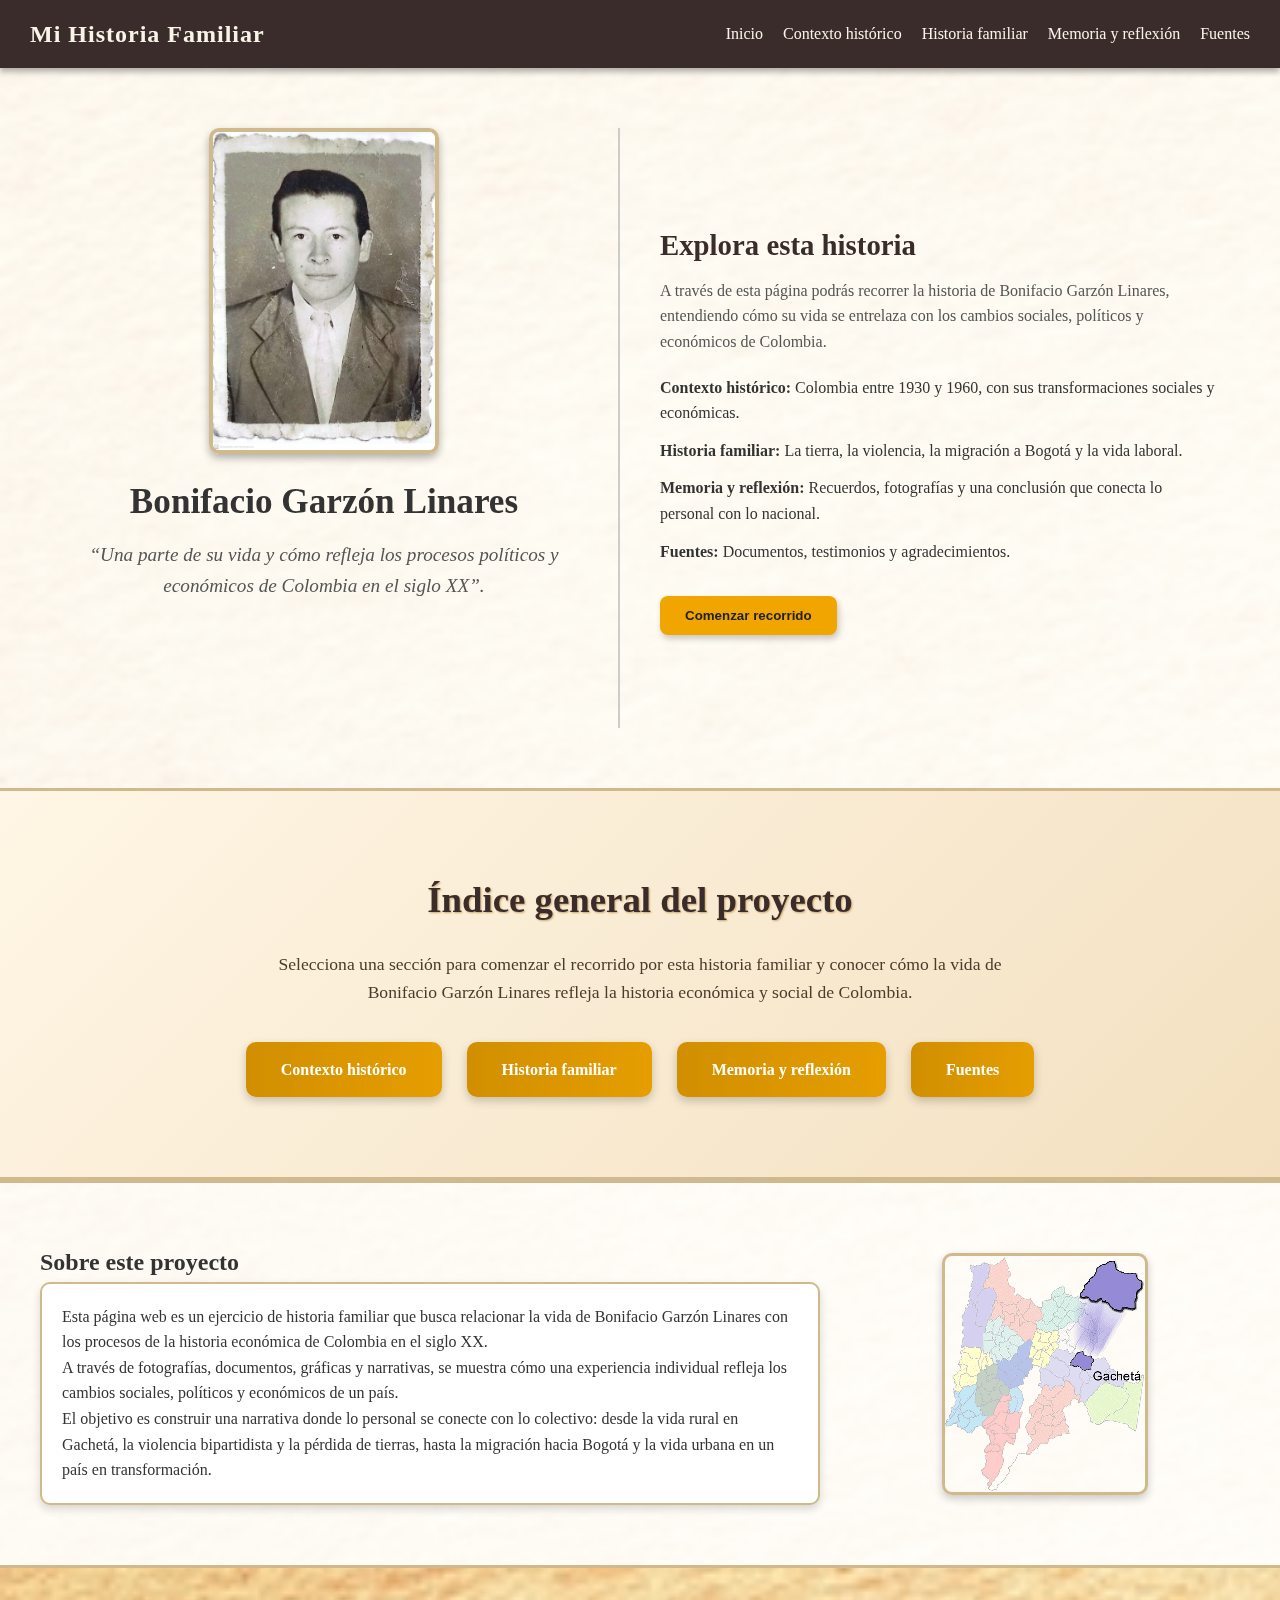
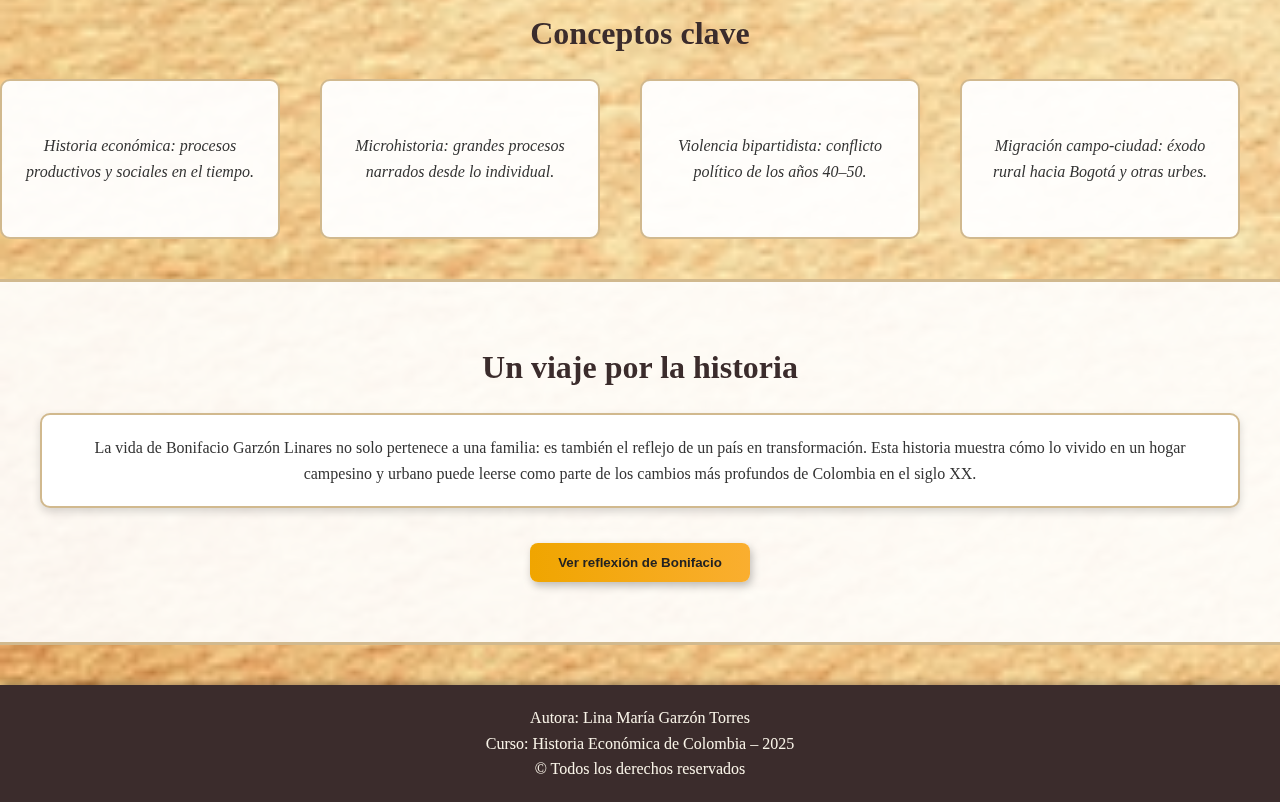
<file: Proyecto-HistoriaFamiliar/index.html>
<!DOCTYPE html>
<html lang="es">
  <head>
    <meta charset="UTF-8" />
    <meta name="viewport" content="width=device-width, initial-scale=1.0" />
    <title>Historia Familiar - Bonifacio Garzón Linares</title>
    <link rel="stylesheet" href="css/index.css" />
    <script defer src="js/memoria.js"></script>
  </head>
  <body>
    <!-- Barra de navegación -->
    <header>
      <nav class="navbar">
        <div class="logo">Mi Historia Familiar</div>
        <ul class="nav-links">
          <li><a href="index.html">Inicio</a></li>
          <li><a href="contexto.html">Contexto histórico</a></li>
          <li><a href="historia.html">Historia familiar</a></li>
          <li><a href="memoria.html">Memoria y reflexión</a></li>
          <li><a href="fuentes.html">Fuentes</a></li>
        </ul>
      </nav>
    </header>

    <!-- Hero dividido en dos columnas -->
    <section class="hero">
      <div class="hero-left">
        <img src="img/abuelo.jpg" alt="Foto de mi abuelo" class="foto-abuelo" />
        <h1>Bonifacio Garzón Linares</h1>
        <p class="frase">
          “Una parte de su vida y cómo refleja los procesos políticos y económicos de Colombia en el
          siglo XX”.
        </p>
      </div>
      <div class="hero-right">
        <h2>Explora esta historia</h2>
        <p>
          A través de esta página podrás recorrer la historia de Bonifacio Garzón Linares,
          entendiendo cómo su vida se entrelaza con los cambios sociales, políticos y económicos de
          Colombia.
        </p>
        <ul class="indice">
          <li>
            <strong>Contexto histórico:</strong>
            Colombia entre 1930 y 1960, con sus transformaciones sociales y económicas.
          </li>
          <li>
            <strong>Historia familiar:</strong>
            La tierra, la violencia, la migración a Bogotá y la vida laboral.
          </li>
          <li>
            <strong>Memoria y reflexión:</strong>
            Recuerdos, fotografías y una conclusión que conecta lo personal con lo nacional.
          </li>
          <li>
            <strong>Fuentes:</strong>
            Documentos, testimonios y agradecimientos.
          </li>
        </ul>
        <button class="btn" id="btnRecorrido" type="button">Comenzar recorrido</button>
      </div>
    </section>

    <!-- ÍNDICE GENERAL -->
    <section class="indice-general" id="indice-general">
      <h2>Índice general del proyecto</h2>
      <p>
        Selecciona una sección para comenzar el recorrido por esta historia familiar y conocer cómo
        la vida de Bonifacio Garzón Linares refleja la historia económica y social de Colombia.
      </p>
      <div class="indice-grid">
        <a href="contexto.html" class="indice-item">Contexto histórico</a>
        <a href="historia.html" class="indice-item">Historia familiar</a>
        <a href="memoria.html" class="indice-item">Memoria y reflexión</a>
        <a href="fuentes.html" class="indice-item">Fuentes</a>
      </div>
    </section>

    <!-- SOBRE ESTE PROYECTO -->
    <section class="contexto-inicial" id="sobre-proyecto">
      <div class="contexto-contenido">
        <div class="texto">
          <h2>Sobre este proyecto</h2>
          <div class="cuadro">
            <p>
              Esta página web es un ejercicio de historia familiar que busca relacionar la vida de
              Bonifacio Garzón Linares con los procesos de la historia económica de Colombia en el
              siglo XX.
            </p>
            <p>
              A través de fotografías, documentos, gráficas y narrativas, se muestra cómo una
              experiencia individual refleja los cambios sociales, políticos y económicos de un
              país.
            </p>
            <p>
              El objetivo es construir una narrativa donde lo personal se conecte con lo colectivo:
              desde la vida rural en Gachetá, la violencia bipartidista y la pérdida de tierras,
              hasta la migración hacia Bogotá y la vida urbana en un país en transformación.
            </p>
          </div>
        </div>
        <div class="imagen">
          <img src="img/Gachetá.jpg" alt="Imagen del pueblo de Gachetá" />
        </div>
      </div>
    </section>

    <!-- CONCEPTOS CLAVE -->
    <section class="definiciones" id="conceptos">
      <h2>Conceptos clave</h2>
      <div class="carrusel">
        <div class="slide">Historia económica: procesos productivos y sociales en el tiempo.</div>
        <div class="slide">Microhistoria: grandes procesos narrados desde lo individual.</div>
        <div class="slide">Violencia bipartidista: conflicto político de los años 40–50.</div>
        <div class="slide">Migración campo-ciudad: éxodo rural hacia Bogotá y otras urbes.</div>
        <div class="slide">Urbanización: crecimiento acelerado de las ciudades en Colombia.</div>
        <div class="slide">Memoria colectiva: recuerdos familiares que explican la nación.</div>
        <div class="slide">Trabajo informal: sustento en ciudades sin regulación laboral.</div>
        <div class="slide">Tierra y propiedad: base económica y social en disputa.</div>
      </div>
    </section>

    <!-- UN VIAJE POR LA HISTORIA -->
    <section class="cierre-inicio" id="viaje">
      <h2>Un viaje por la historia</h2>
      <div class="cuadro">
        <p>
          La vida de Bonifacio Garzón Linares no solo pertenece a una familia: es también el reflejo
          de un país en transformación. Esta historia muestra cómo lo vivido en un hogar campesino y
          urbano puede leerse como parte de los cambios más profundos de Colombia en el siglo XX.
        </p>
      </div>
      <button class="btn-revelar" id="mostrarFrase">Ver reflexión de Bonifacio</button>
      <blockquote id="fraseBonifacio" class="oculto">
        “El pasado familiar no solo explica quiénes somos, sino también de dónde venimos como
        sociedad.”
      </blockquote>
    </section>

    <!-- Footer -->
    <footer>
      <p>Autora: Lina María Garzón Torres</p>
      <p>Curso: Historia Económica de Colombia – 2025</p>
      <p>© Todos los derechos reservados</p>
    </footer>
  </body>
</html>
</file>
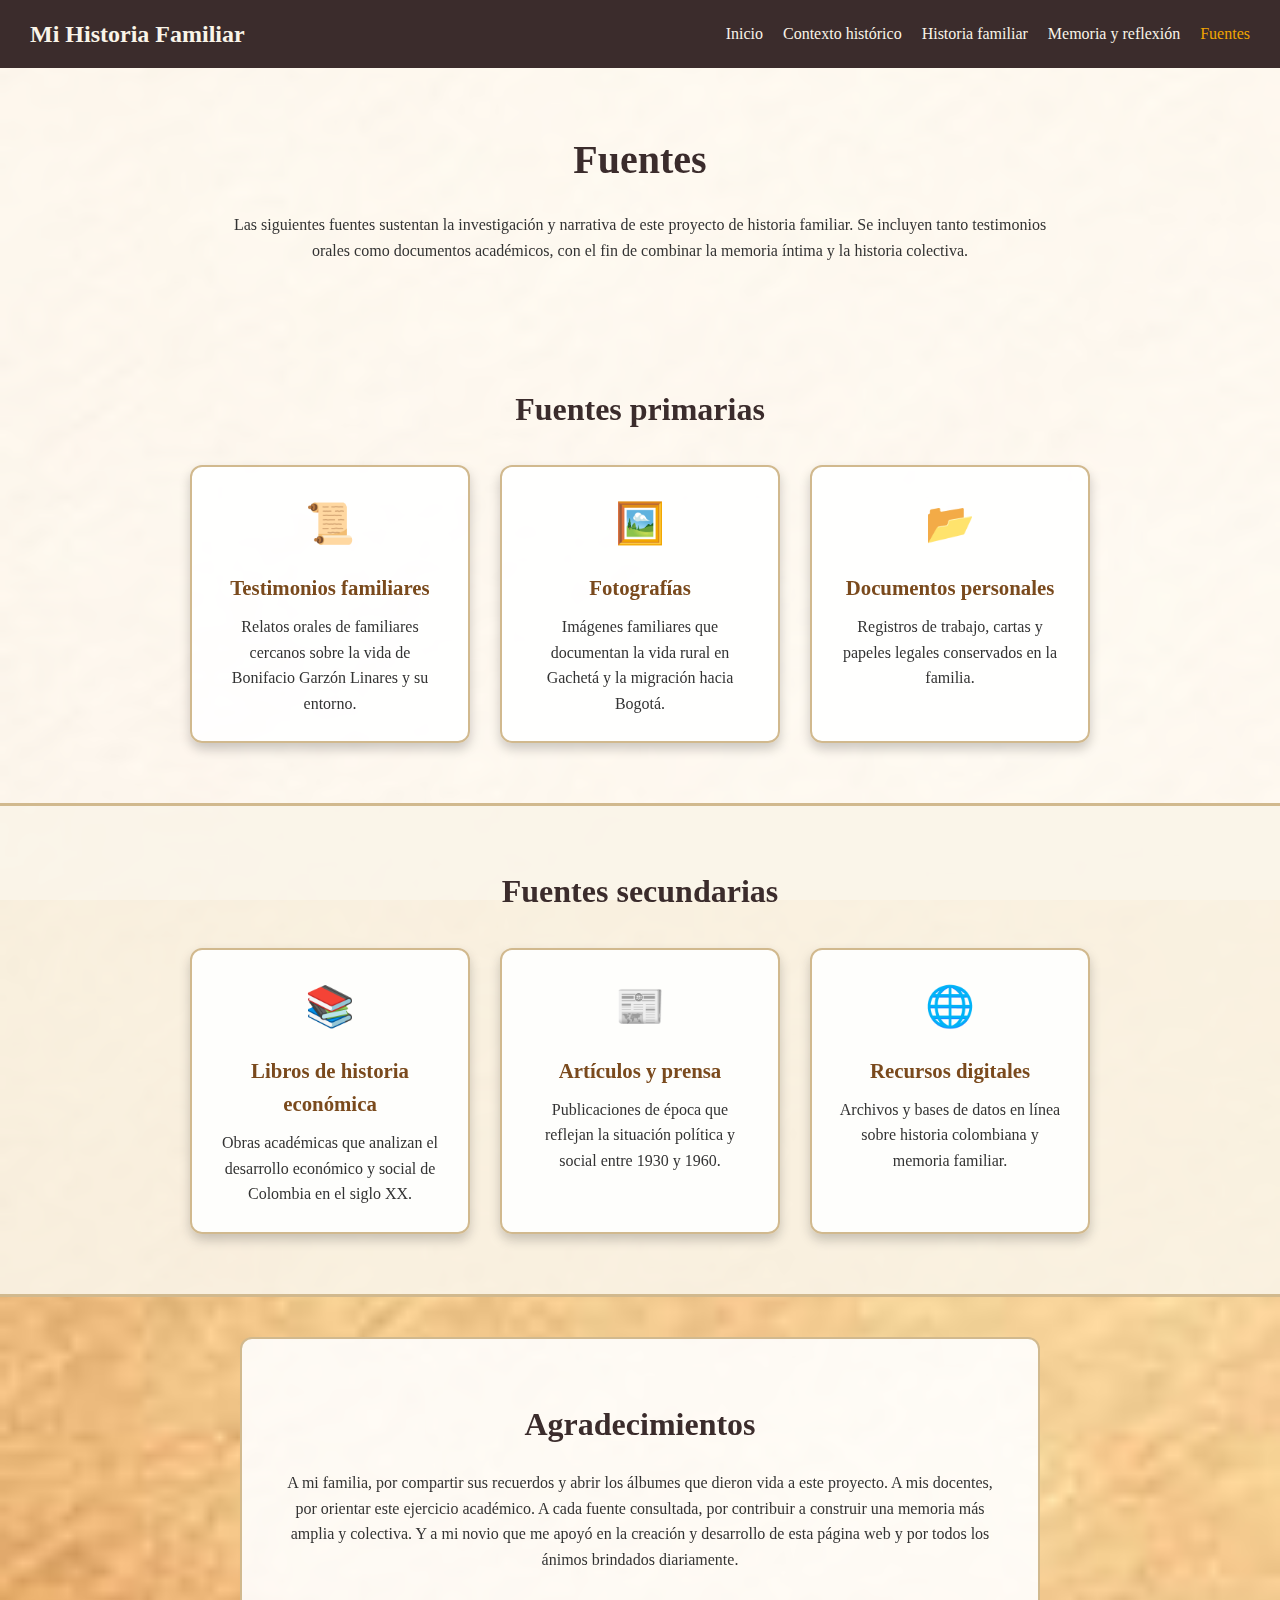
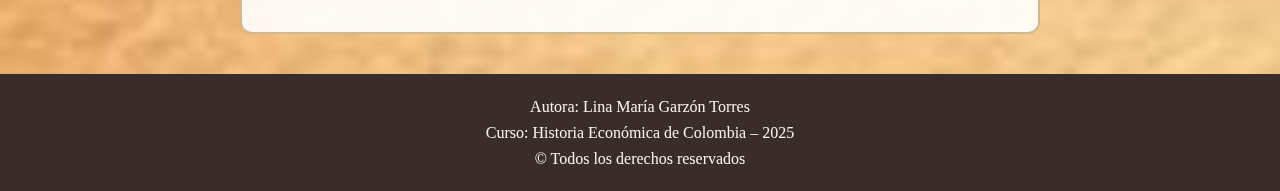
<file: Proyecto-HistoriaFamiliar/fuentes.html>
<!DOCTYPE html>
<html lang="es">
  <head>
    <meta charset="UTF-8" />
    <meta name="viewport" content="width=device-width, initial-scale=1.0" />
    <title>Fuentes - Historia Familiar</title>
    <link rel="stylesheet" href="css/fuentes.css" />
  </head>
  <body>
    <!-- Barra de navegación -->
    <header>
      <nav class="navbar">
        <div class="logo">Mi Historia Familiar</div>
        <ul class="nav-links">
          <li><a href="index.html">Inicio</a></li>
          <li><a href="contexto.html">Contexto histórico</a></li>
          <li><a href="historia.html">Historia familiar</a></li>
          <li><a href="memoria.html">Memoria y reflexión</a></li>
          <li><a href="fuentes.html" class="active">Fuentes</a></li>
        </ul>
      </nav>
    </header>

    <!-- Introducción -->
    <section class="intro">
      <h1>Fuentes</h1>
      <p>
        Las siguientes fuentes sustentan la investigación y narrativa de este proyecto de historia
        familiar. Se incluyen tanto testimonios orales como documentos académicos, con el fin de
        combinar la memoria íntima y la historia colectiva.
      </p>
    </section>

    <!-- Fuentes primarias -->
    <section class="fuentes">
      <h2>Fuentes primarias</h2>
      <div class="cards">
        <div class="card">
          <div class="icon">📜</div>
          <h3>Testimonios familiares</h3>
          <p>
            Relatos orales de familiares cercanos sobre la vida de Bonifacio Garzón Linares y su
            entorno.
          </p>
        </div>
        <div class="card">
          <div class="icon">🖼️</div>
          <h3>Fotografías</h3>
          <p>
            Imágenes familiares que documentan la vida rural en Gachetá y la migración hacia Bogotá.
          </p>
        </div>
        <div class="card">
          <div class="icon">📂</div>
          <h3>Documentos personales</h3>
          <p>Registros de trabajo, cartas y papeles legales conservados en la familia.</p>
        </div>
      </div>
    </section>

    <!-- Fuentes secundarias -->
    <section class="fuentes alt">
      <h2>Fuentes secundarias</h2>
      <div class="cards">
        <div class="card">
          <div class="icon">📚</div>
          <h3>Libros de historia económica</h3>
          <p>
            Obras académicas que analizan el desarrollo económico y social de Colombia en el siglo
            XX.
          </p>
        </div>
        <div class="card">
          <div class="icon">📰</div>
          <h3>Artículos y prensa</h3>
          <p>
            Publicaciones de época que reflejan la situación política y social entre 1930 y 1960.
          </p>
        </div>
        <div class="card">
          <div class="icon">🌐</div>
          <h3>Recursos digitales</h3>
          <p>Archivos y bases de datos en línea sobre historia colombiana y memoria familiar.</p>
        </div>
      </div>
    </section>

    <!-- Agradecimientos -->
    <section class="agradecimientos">
      <h2>Agradecimientos</h2>
      <p>
        A mi familia, por compartir sus recuerdos y abrir los álbumes que dieron vida a este
        proyecto. A mis docentes, por orientar este ejercicio académico. A cada fuente consultada,
        por contribuir a construir una memoria más amplia y colectiva. Y a mi novio que me apoyó en
        la creación y desarrollo de esta página web y por todos los ánimos brindados diariamente.
      </p>
    </section>

    <!-- Footer -->
    <footer>
      <p>Autora: Lina María Garzón Torres</p>
      <p>Curso: Historia Económica de Colombia – 2025</p>
      <p>© Todos los derechos reservados</p>
    </footer>
  </body>
</html>
</file>
<file: Proyecto-HistoriaFamiliar/css/index.css>
/* ===== Reset ===== */
* {
  margin: 0;
  padding: 0;
  box-sizing: border-box;
}

/* ===== BODY ===== */
body {
  font-family: Georgia, serif;
  line-height: 1.6;
  color: #333;
  background: url('../img/fondo.jpg') repeat;
  background-size: cover;
  position: relative;
}

/* Capa clara para no opacar texto */
body::before {
  content: '';
  position: fixed;
  top: 0;
  left: 0;
  width: 100%;
  height: 100%;
  background: rgba(255, 255, 255, 0.85);
  z-index: -1;
}

/* ===== NAVBAR ===== */
header {
  background-color: #3b2c2c;
  padding: 15px 30px;
  position: sticky;
  top: 0;
  z-index: 1000;
  box-shadow: 0 4px 6px rgba(0, 0, 0, 0.3);
}

.navbar {
  display: flex;
  justify-content: space-between;
  align-items: center;
}

.logo {
  color: #f9f4e8;
  font-size: 1.5rem;
  font-weight: bold;
  letter-spacing: 1px;
}

.nav-links {
  list-style: none;
  display: flex;
  gap: 20px;
}

.nav-links a {
  text-decoration: none;
  color: #f9f4e8;
  font-weight: 500;
  transition: all 0.3s ease;
  position: relative;
}

.nav-links a::after {
  content: '';
  position: absolute;
  width: 0;
  height: 2px;
  bottom: -3px;
  left: 0;
  background-color: #f0a500;
  transition: width 0.3s ease;
}

.nav-links a:hover::after {
  width: 100%;
}

.nav-links a:hover {
  color: #f0a500;
}

/* ===== HERO ===== */
.hero {
  display: grid;
  grid-template-columns: 1fr 1fr;
  padding: 60px;
  min-height: 80vh;
  gap: 40px;
}

.hero-left {
  display: flex;
  flex-direction: column;
  align-items: center;
  text-align: center;
  border-right: 2px solid #ccc;
  padding-right: 30px;
  animation: fadeInLeft 1.5s ease;
}

.hero-left img {
  max-width: 230px;
  border-radius: 10px;
  margin-bottom: 20px;
  border: 4px solid #d1b98e;
  box-shadow: 0px 4px 8px rgba(0, 0, 0, 0.3);
  transition: transform 0.3s ease;
}

.hero-left img:hover {
  transform: scale(1.05);
}

.hero-left h1 {
  font-size: 2.2rem;
  margin-bottom: 10px;
}

.frase {
  font-style: italic;
  font-size: 1.2rem;
  color: #555;
  animation: fadeIn 2s ease-in;
}

.hero-right {
  display: flex;
  flex-direction: column;
  justify-content: center;
  animation: fadeInRight 1.5s ease;
}

.hero-right h2 {
  font-size: 1.8rem;
  margin-bottom: 10px;
  color: #3b2c2c;
}

.hero-right p {
  margin-bottom: 20px;
  color: #555;
}

.indice {
  list-style: none;
  margin-bottom: 20px;
}

.indice li {
  margin-bottom: 12px;
}

.btn {
  background: #f0a500;
  color: #222;
  padding: 12px 25px;
  font-weight: bold;
  border-radius: 8px;
  border: none;
  cursor: pointer;
  transition: all 0.3s ease;
  align-self: start;
  box-shadow: 2px 4px 6px rgba(0, 0, 0, 0.2);
}

.btn:hover {
  background: #d18f00;
  transform: translateY(-3px);
  box-shadow: 3px 6px 8px rgba(0, 0, 0, 0.3);
}

/* ===== ÍNDICE GENERAL ===== */
.indice-general {
  padding: 80px 40px;
  background: rgba(255, 255, 255, 0.92);
  border-top: 3px solid #d1b98e;
  border-bottom: 3px solid #d1b98e;
  text-align: center;
  animation: fadeInUp 1.5s ease;
}

.indice-general h2 {
  font-size: 2rem;
  margin-bottom: 15px;
  color: #3b2c2c;
}

.indice-general p {
  max-width: 800px;
  margin: 0 auto 30px auto;
  color: #555;
}

.indice-grid {
  display: flex;
  flex-wrap: wrap;
  justify-content: center;
  gap: 20px;
}

.indice-item {
  display: inline-block;
  padding: 15px 30px;
  background: #f0a500;
  color: #222;
  font-weight: bold;
  text-decoration: none;
  border-radius: 8px;
  box-shadow: 2px 4px 8px rgba(0, 0, 0, 0.2);
  transition: all 0.3s ease;
}

.indice-item:hover {
  background: #d18f00;
  color: white;
  transform: translateY(-4px);
  box-shadow: 4px 6px 10px rgba(0, 0, 0, 0.3);
}

/* ===== CONTEXTUALIZACIÓN ===== */
.contexto-inicial {
  padding: 60px 40px;
  background: rgba(255, 255, 255, 0.9);
  border-top: 3px solid #d1b98e;
  border-bottom: 3px solid #d1b98e;
}

.contexto-contenido {
  display: grid;
  grid-template-columns: 2fr 1fr;
  gap: 30px;
  align-items: center;
}

.imagen {
  display: flex;
  justify-content: center;
  align-items: center;
}

.imagen img {
  max-width: 90%;
  border-radius: 10px;
  border: 3px solid #d1b98e;
  box-shadow: 0 4px 8px rgba(0, 0, 0, 0.2);
  transition: transform 0.4s ease;
}

.imagen img:hover {
  transform: scale(1.05);
}

.cuadro {
  background: #fff;
  padding: 20px;
  border-radius: 10px;
  border: 2px solid #d1b98e;
  box-shadow: 0 4px 8px rgba(0, 0, 0, 0.15);
  transition: transform 0.4s ease;
}

.cuadro:hover {
  transform: translateY(-5px);
}

/* ===== CARRUSEL ===== */
.definiciones {
  padding: 40px 0;
  overflow: hidden;
}

.definiciones h2 {
  text-align: center;
  margin-bottom: 20px;
  font-size: 2rem;
  color: #3b2c2c;
}

.carrusel {
  display: flex;
  gap: 40px;
  animation: scroll 40s linear infinite;
  flex-wrap: nowrap;
}

.slide {
  background: rgba(255, 255, 255, 0.95);
  border: 2px solid #d1b98e;
  padding: 20px;
  border-radius: 10px;
  min-width: 280px;
  max-width: 280px;
  height: 160px;
  text-align: center;
  font-style: italic;
  font-size: 1rem;
  flex-shrink: 0;
  overflow-wrap: break-word;
  display: flex;
  align-items: center;
  justify-content: center;
}

@keyframes scroll {
  from {
    transform: translateX(0);
  }
  to {
    transform: translateX(-50%);
  }
}

/* ===== CIERRE INICIO ===== */
.cierre-inicio {
  padding: 60px 40px;
  text-align: center;
  background: rgba(255, 255, 255, 0.9);
  border-top: 3px solid #d1b98e;
  border-bottom: 3px solid #d1b98e;
}

.cierre-inicio h2 {
  font-size: 2rem;
  margin-bottom: 20px;
  color: #3b2c2c;
}

.cierre-inicio .cuadro {
  background: #fff;
  padding: 20px;
  border-radius: 10px;
  border: 2px solid #d1b98e;
  margin-bottom: 20px;
}

.cierre-inicio blockquote {
  margin-top: 20px;
  font-style: italic;
  color: #7a4a1d;
  border-left: 4px solid #d1b98e;
  padding-left: 15px;
  transition: all 0.3s ease;
}

.cierre-inicio blockquote:hover {
  transform: scale(1.03);
  color: #a25c1f;
}

/* ===== FOOTER ===== */
footer {
  background: #3b2c2c;
  color: #f9f4e8;
  text-align: center;
  padding: 20px;
  margin-top: 40px;
  box-shadow: 0 -2px 8px rgba(0, 0, 0, 0.3);
}

/* ===== ANIMACIONES ===== */
@keyframes fadeIn {
  from {
    opacity: 0;
  }
  to {
    opacity: 1;
  }
}

@keyframes fadeInLeft {
  from {
    opacity: 0;
    transform: translateX(-30px);
  }
  to {
    opacity: 1;
    transform: translateX(0);
  }
}

@keyframes fadeInRight {
  from {
    opacity: 0;
    transform: translateX(30px);
  }
  to {
    opacity: 1;
    transform: translateX(0);
  }
}

@keyframes fadeInUp {
  from {
    opacity: 0;
    transform: translateY(30px);
  }
  to {
    opacity: 1;
    transform: translateY(0);
  }
}

/* ===== RESPONSIVE ===== */
@media (max-width: 900px) {
  .hero {
    grid-template-columns: 1fr;
    text-align: center;
  }

  .hero-left {
    border-right: none;
    padding-right: 0;
    border-bottom: 2px solid #ccc;
    padding-bottom: 20px;
  }

  .contexto-contenido {
    grid-template-columns: 1fr;
  }
}
/* ===== ÍNDICE GENERAL MEJORADO ===== */
.indice-general {
  padding: 80px 40px;
  background: linear-gradient(135deg, #fff6e5 0%, #f3e0c0 100%);
  border-top: 3px solid #d1b98e;
  border-bottom: 3px solid #d1b98e;
  text-align: center;
  animation: fadeInUp 1.5s ease;
}

.indice-general h2 {
  font-size: 2.3rem;
  color: #3b2c2c;
  margin-bottom: 20px;
  text-shadow: 1px 1px 2px #caa56d;
}

.indice-general p {
  max-width: 750px;
  margin: 0 auto 35px;
  color: #4b3b2b;
  font-size: 1.1rem;
}

.indice-grid {
  display: flex;
  flex-wrap: wrap;
  justify-content: center;
  gap: 25px;
}

.indice-item {
  text-decoration: none;
  color: #fff;
  background: linear-gradient(90deg, #d18f00, #f0a500, #ffcc33);
  background-size: 300% 100%;
  padding: 15px 35px;
  font-weight: bold;
  border-radius: 10px;
  box-shadow: 0 4px 10px rgba(0, 0, 0, 0.2);
  transition: all 0.5s ease;
}

.indice-item:hover {
  background-position: 100% 0;
  transform: translateY(-5px);
  box-shadow: 0 6px 12px rgba(0, 0, 0, 0.3);
}

/* ===== BOTÓN DE REVELAR FRASE ===== */
.btn-revelar {
  background: linear-gradient(90deg, #f0a500, #ffb347, #ffcc33);
  background-size: 300% 100%;
  border: none;
  color: #222;
  padding: 12px 28px;
  font-weight: bold;
  border-radius: 8px;
  cursor: pointer;
  margin-top: 15px;
  transition: all 0.4s ease;
  box-shadow: 2px 4px 8px rgba(0, 0, 0, 0.25);
}

.btn-revelar:hover {
  background-position: 100% 0;
  transform: scale(1.05);
}

/* ===== FRASE REVELADA ===== */
.oculto {
  display: none;
}

.visible {
  display: block;
  margin-top: 20px;
  font-style: italic;
  color: #7a4a1d;
  border-left: 4px solid #d1b98e;
  padding-left: 15px;
  font-size: 1.2rem;
  animation: fadeIn 2s ease;
}

/* ===== EFECTO NAVBAR EN TODAS LAS PÁGINAS ===== */
.nav-links a {
  position: relative;
}

.nav-links a::after {
  content: '';
  position: absolute;
  width: 0;
  height: 2px;
  bottom: -4px;
  left: 0;
  background: #f0a500;
  transition: width 0.3s ease;
}

.nav-links a:hover {
  color: #f0a500;
}

.nav-links a:hover::after {
  width: 100%;
}
</file>
<file: Proyecto-HistoriaFamiliar/css/fuentes.css>
/* ===== Reset ===== */
* {
  margin: 0;
  padding: 0;
  box-sizing: border-box;
}

body {
  font-family: Georgia, serif;
  line-height: 1.6;
  color: #333;
  background: url('../img/fondo2.jpg') repeat;
  background-size: cover;
  position: relative;
}

/* Capa clara para no opacar el texto */
body::before {
  content: '';
  position: fixed;
  top: 0;
  left: 0;
  width: 100%;
  height: 100%;
  background: rgba(255, 255, 255, 0.85);
  z-index: -1;
}

/* ===== NAVBAR ===== */
header {
  background-color: #3b2c2c;
  padding: 15px 30px;
  position: sticky;
  top: 0;
  z-index: 1000;
}

.navbar {
  display: flex;
  justify-content: space-between;
  align-items: center;
}

.logo {
  color: #f9f4e8;
  font-size: 1.5rem;
  font-weight: bold;
}

.nav-links {
  list-style: none;
  display: flex;
  gap: 20px;
}

.nav-links a {
  text-decoration: none;
  color: #f9f4e8;
  font-weight: 500;
  transition: color 0.3s;
}

.nav-links a:hover,
.nav-links a.active {
  color: #f0a500;
}

/* ===== INTRO ===== */
.intro {
  text-align: center;
  padding: 60px 40px;
  max-width: 900px;
  margin: auto;
}

.intro h1 {
  font-size: 2.5rem;
  margin-bottom: 20px;
  color: #3b2c2c;
}

/* ===== FUENTES ===== */
.fuentes {
  padding: 60px 40px;
  text-align: center;
}

.fuentes h2 {
  font-size: 2rem;
  margin-bottom: 30px;
  color: #3b2c2c;
}

.cards {
  display: flex;
  justify-content: center;
  flex-wrap: wrap;
  gap: 30px;
}

.card {
  background: rgba(255, 255, 255, 0.9);
  border: 2px solid #d1b98e;
  border-radius: 12px;
  width: 280px;
  padding: 25px;
  box-shadow: 0 6px 12px rgba(0, 0, 0, 0.2);
  transition: transform 0.3s;
  text-align: center;
}

.card:hover {
  transform: translateY(-8px);
}

.icon {
  font-size: 2.5rem;
  margin-bottom: 15px;
}

.card h3 {
  font-size: 1.3rem;
  margin-bottom: 10px;
  color: #7a4a1d;
}

/* Alternancia de fondo */
.alt {
  background: rgba(249, 244, 232, 0.9);
  border-top: 3px solid #d1b98e;
  border-bottom: 3px solid #d1b98e;
}

/* ===== AGRADECIMIENTOS ===== */
.agradecimientos {
  padding: 60px 40px;
  text-align: center;
  max-width: 800px;
  margin: auto;
  background: rgba(255, 255, 255, 0.9);
  border: 2px solid #d1b98e;
  border-radius: 12px;
  margin-top: 40px;
  margin-bottom: 40px;
}

.agradecimientos h2 {
  font-size: 2rem;
  margin-bottom: 20px;
  color: #3b2c2c;
}

/* ===== FOOTER ===== */
footer {
  background: #3b2c2c;
  color: #f9f4e8;
  text-align: center;
  padding: 20px;
  margin-top: 40px;
}
</file>
